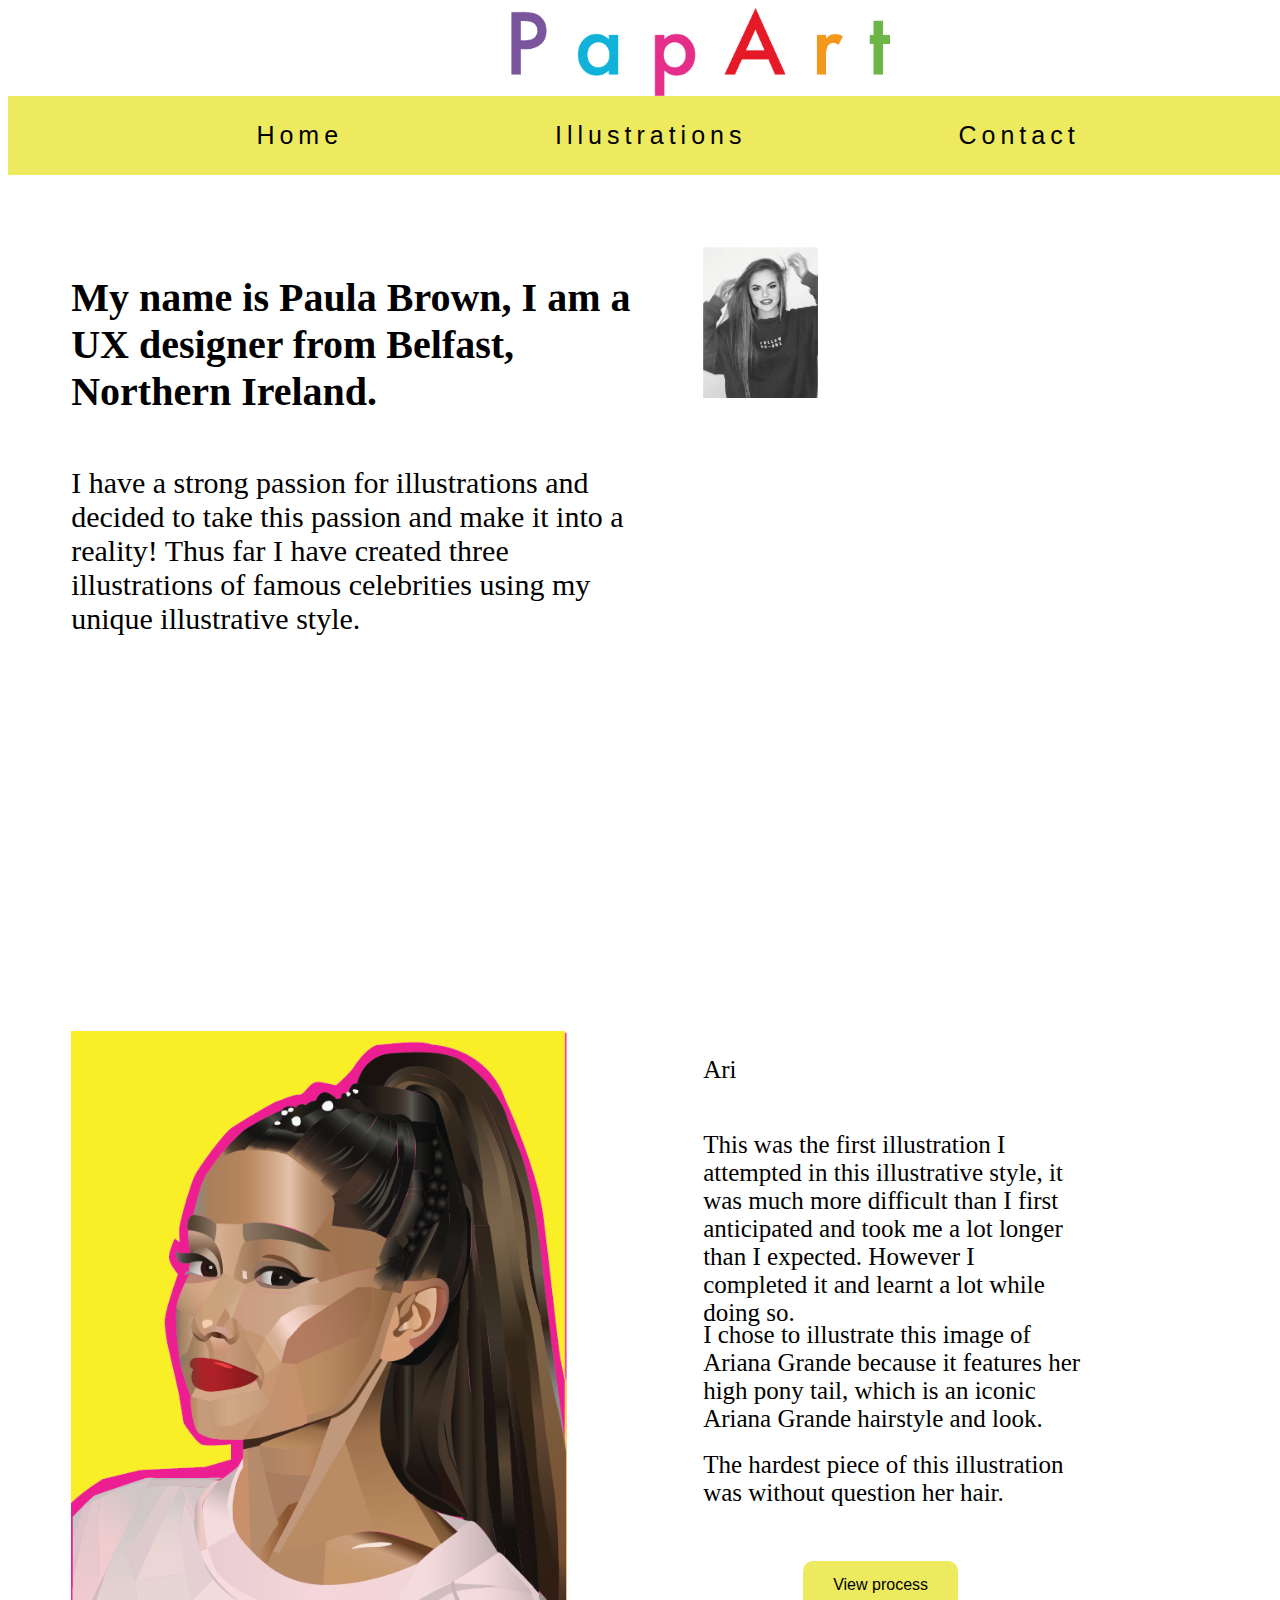
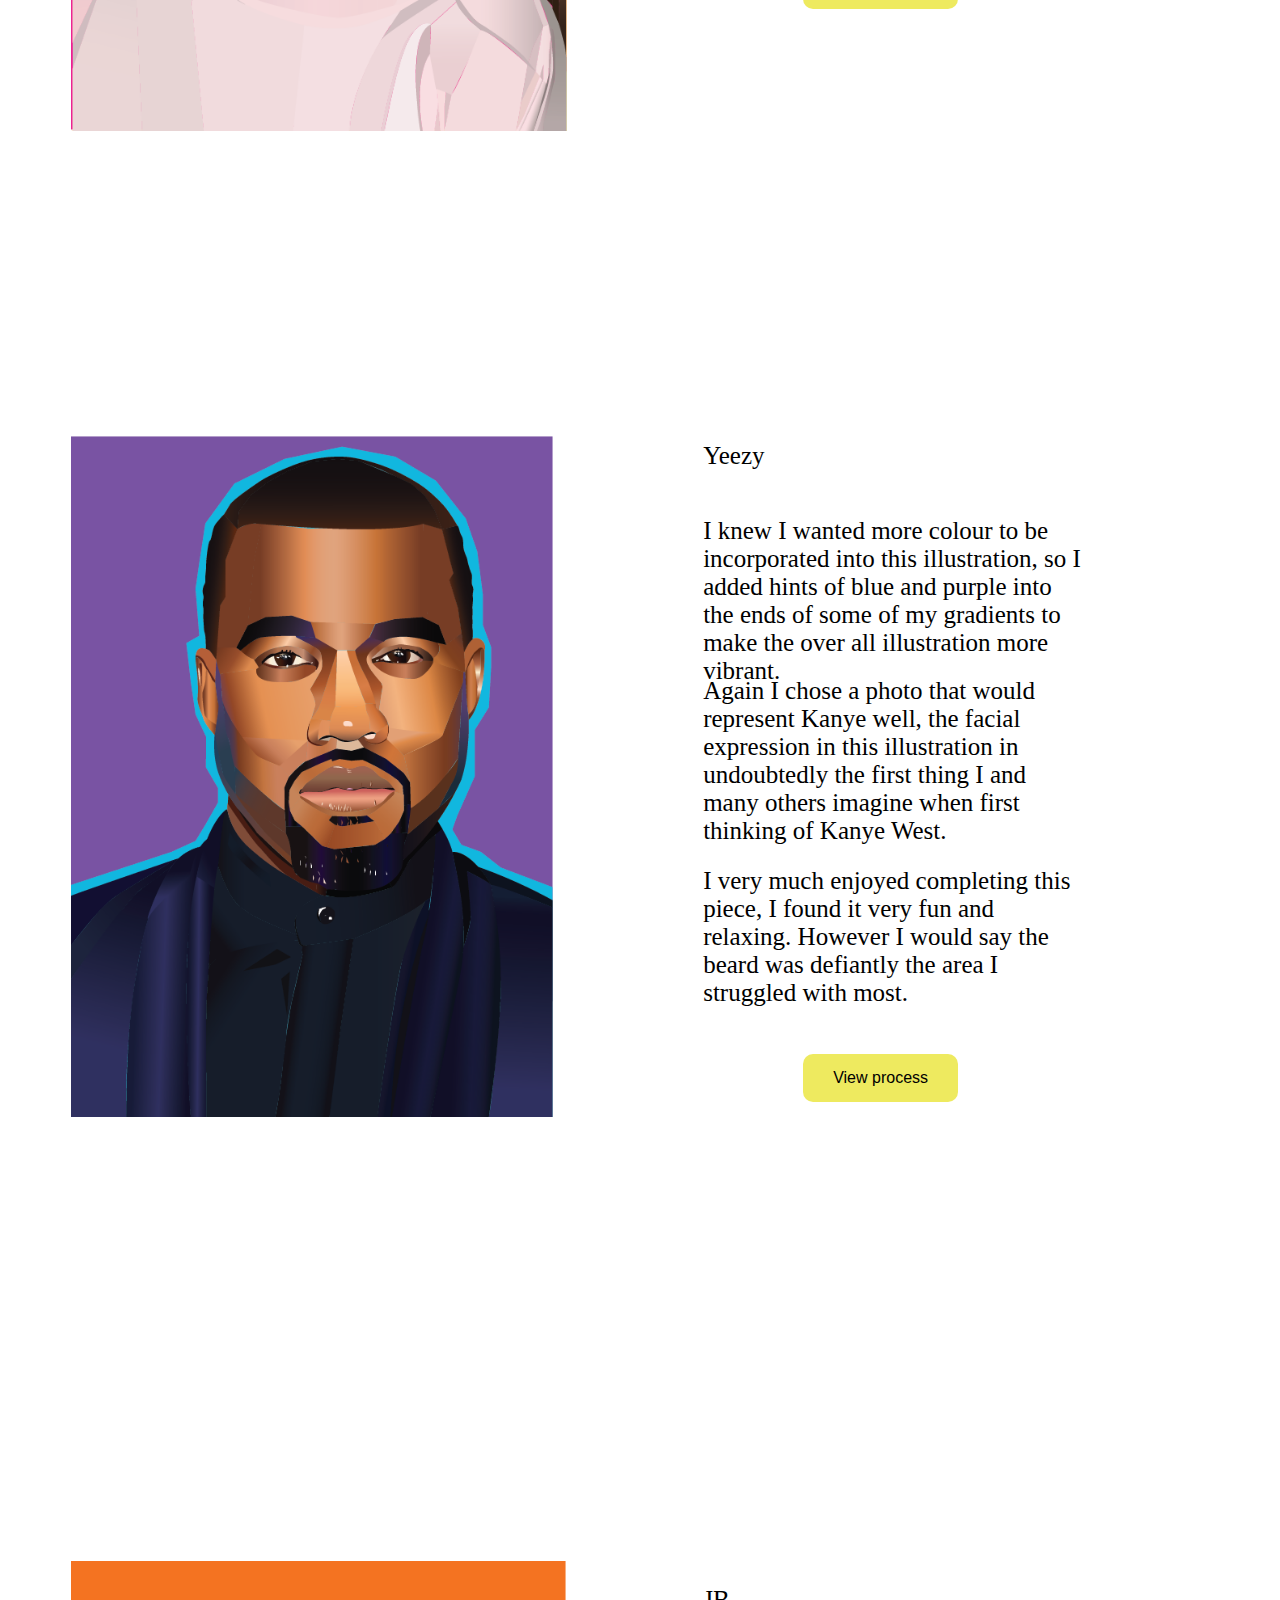
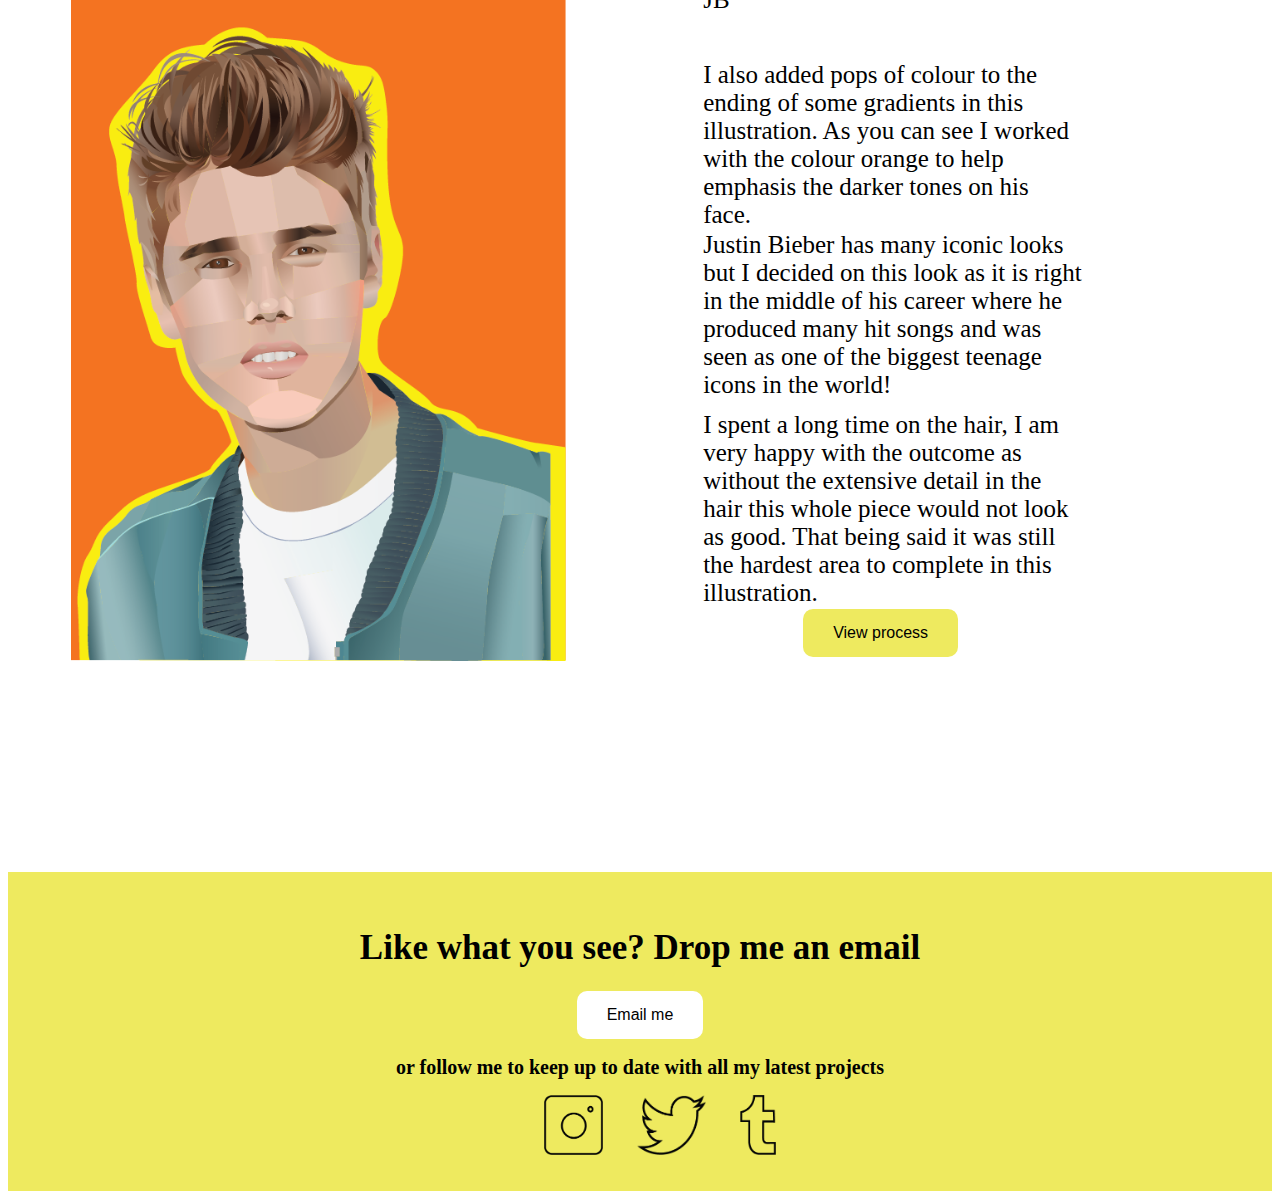
<file: index.html>
<!DOCTYPE html>
<html lang="en">
<head>
    <meta charset="utf-8" />
	<title>PapArt website</title>
    
    <!-- LINK TO CSS -->
    <link href='css/stylesheet.css' type='text/css' rel='stylesheet' /> 
    
</head>
    
<body>
    <main>
        
<!--Header-->  
        <header class="header">
        
        <img src="img/header.png">
        
        </header>
        
<!--End of Header-->  
        
<!--Navigation-->
        
        <nav>
			    <ul>
                    <li><a class="3" href="#home">Home</a></li>
                    <li><a class="1" href="#illustration">Illustrations</a></li>
                    <li><a class="2" href="#contact">Contact</a></li>
			    </ul>
			</nav>
        
<!--End of Navigation--> 
        
        
<!--Intro--> 
        <div id="home" class="intro">
            
            <h1>My name is Paula Brown, I  am a UX designer from Belfast, Northern Ireland.</h1>
            
            <p>I have a strong passion for illustrations and decided to take this passion and make it into a reality!
            Thus far I have created three illustrations of famous celebrities using my unique
            illustrative style. </p>
            
            <img src="img/me.png">
        
        
        
        </div>
        
<!--End of Intro--> 
        
        
<!--Ari illustration--> 
        <div id="illustration"> 
            
            <div class="ari">
        
            <img class="ariimg" src="img/ari.png">
            
            <p class="arip1"> Ari </p>
            
            <p class=arip2> This was the first illustration I        attempted in this illustrative style, it was much more difficult than I first anticipated and took me a lot longer than I expected. However I completed it and learnt a lot while doing so.</p>

            <p class=arip3> I chose to illustrate this image of Ariana Grande because it features her high pony tail, which is an iconic Ariana Grande hairstyle and look.</p>
            
            <p class=arip4>The hardest piece of this illustration was without question her hair.</p>
                
            <a href="ariprocess.html"><button type="button">View process</button></a>


        
        </div>
            
        </div>
<!--End of Ari illustration--> 
        
<!--Yeezy illustration--> 
            
            <div class="yeezy">
        
            <img class="yeezyimg" src="img/yeezy.png">
            
            <p class="yeezyp1"> Yeezy </p>
            
            <p class=yeezyp2> I knew I wanted more colour to be incorporated into this illustration, so I added hints of blue and purple into the ends of some of my gradients to make the over all illustration more vibrant.</p>

            <p class=yeezyp3> Again I chose a photo that would represent Kanye well, the facial expression in this illustration in   undoubtedly the first thing I and many others imagine when first thinking of Kanye West.</p>
            
            <p class=yeezyp4>I very much enjoyed completing this piece, I found it very fun and relaxing. However I would say the beard was defiantly the area I struggled with most.</p>
                
            <a href="yeezyprocess.html"><button type="button">View process</button></a>


        
        </div>
            

<!--End of Yeezy illustration--> 
        
        
<!--JB illustration--> 
            
            <div class="jb">
        
            <img class="jbimg" src="img/JB.png">
            
            <p class="jbp1"> JB </p>
            
            <p class=jbp2> I also added pops of colour to the ending of some gradients in this    illustration. As you can see I worked with the colour orange to help emphasis the darker tones on his face.</p>

            <p class=jbp3> Justin Bieber has many iconic looks but I decided on this look as it is right in the middle of his career where he produced many hit songs and was seen as one of the biggest teenage icons in the world!</p>
            
            <p class=jbp4>I spent a long time on the hair, I am very happy with the outcome as without the extensive detail in the hair this whole piece would not look as good. That being said it was still the hardest area to complete in this illustration.</p>
                
            <a href="jbprocess.html"><button type="button">View process</button></a>


        
        </div>
            

<!--End of JB illustration--> 
        
</main>
    
    <div id="contact">
        
        <footer class="footer">
            <h1>Like what you see? Drop me an email </h1>

            <a href="mailto:hi@paulabrown.design"><button type="button">Email me</button></a>

            <h2>or follow me to keep up to date with all my latest projects</h2>

            <ul class="social">
                <li><a href="https://www.instagram.com/_paula_b_art/"><img src="img/insta.png" alt="Follow my Instagram" /></a></li>
                <li><a href="http://twitter.com/PaulaB1799"><img src="img/twitter.png" alt="Follow me on Twitter" /></a></li>
                <li><a href="https://paulab1799.tumblr.com"><img src="img/tumblr.png" alt="Check out my Tumblr" /></a></li>
              </ul>
        </footer>
    </div>
    
</body>
</html>
</file>
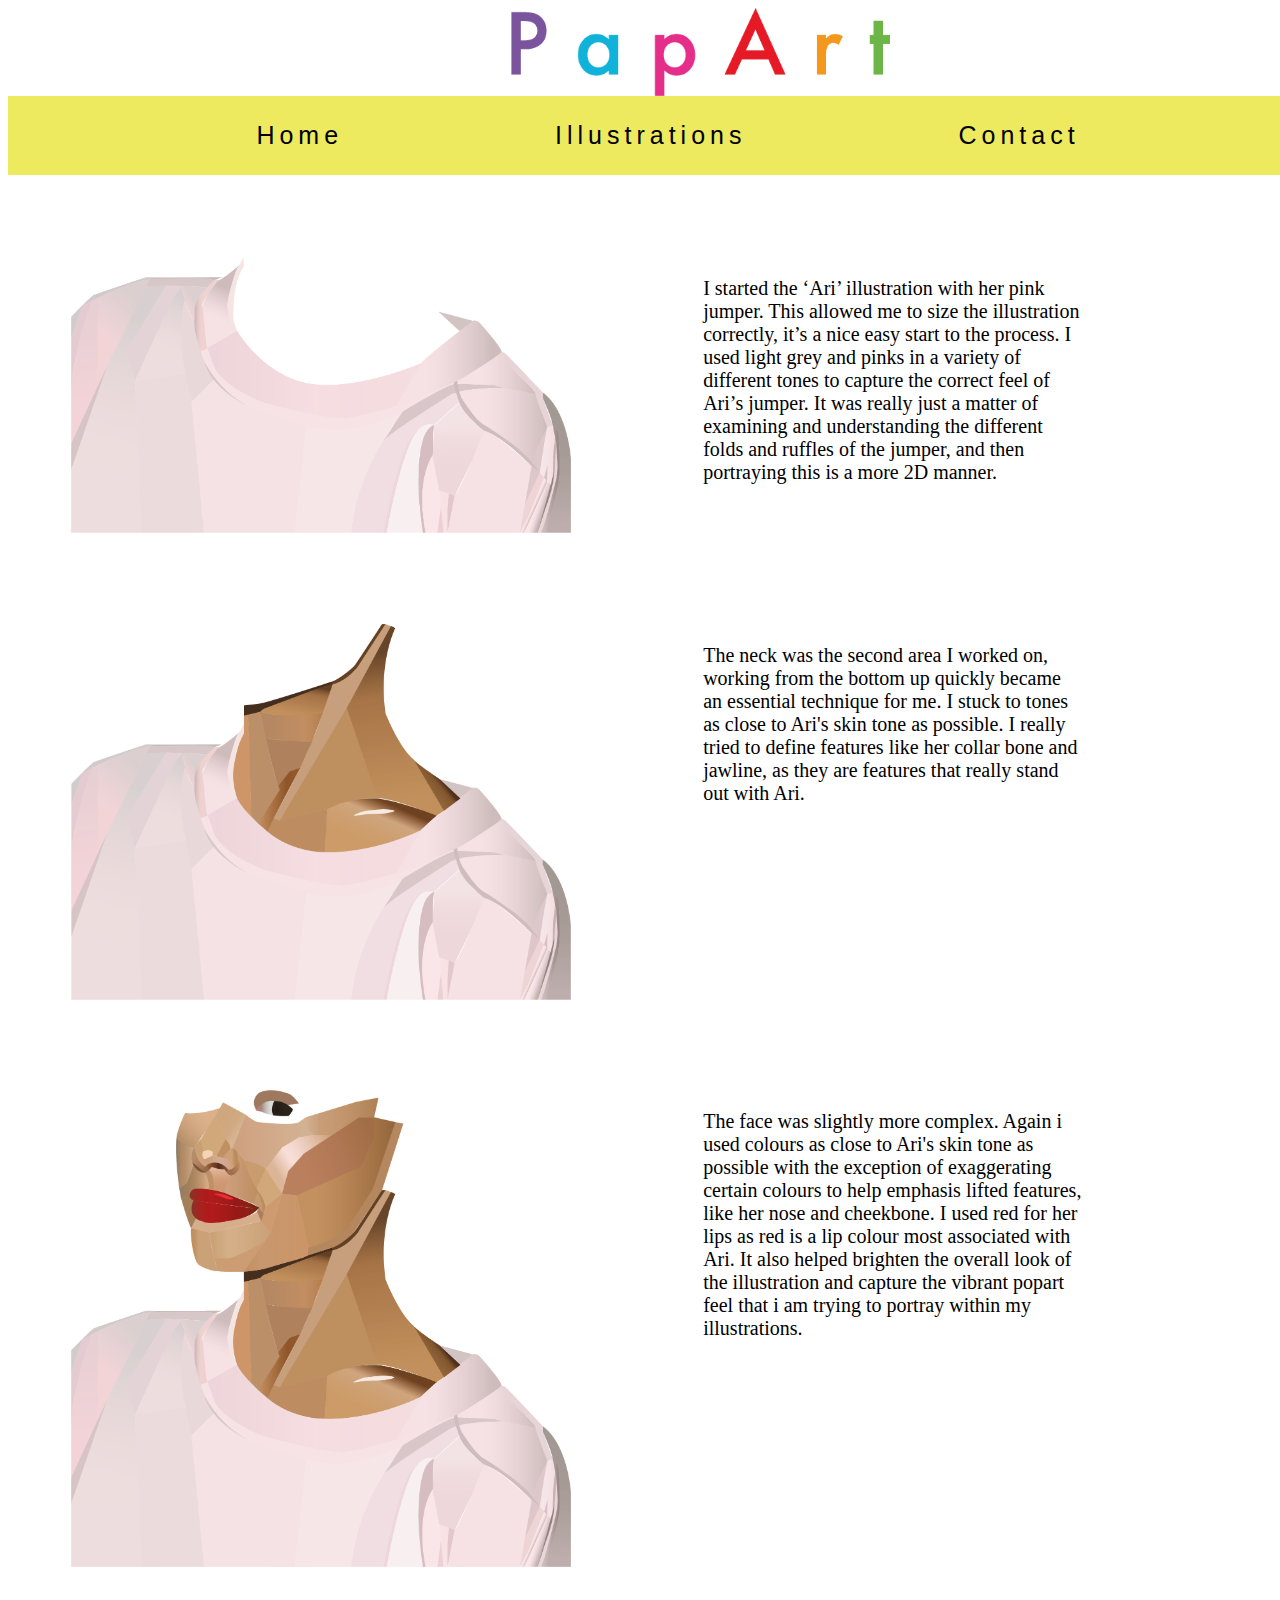
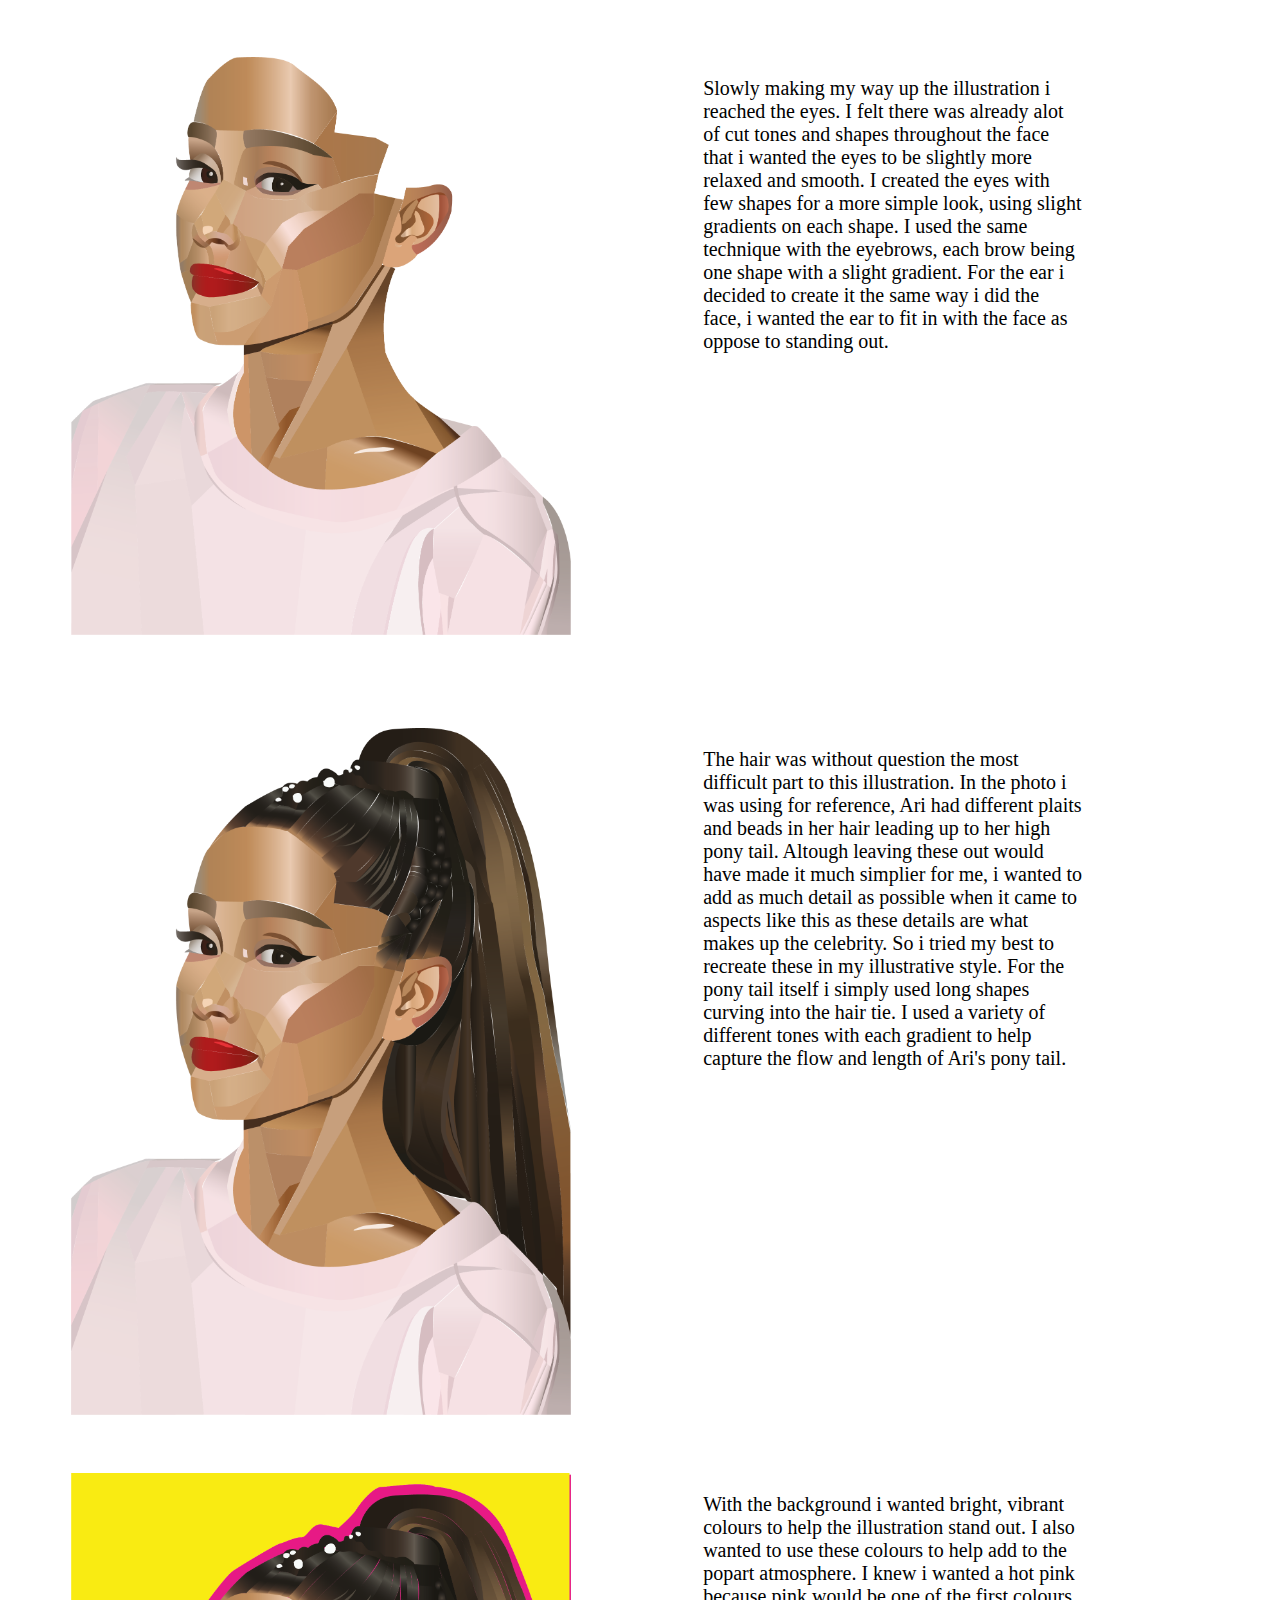
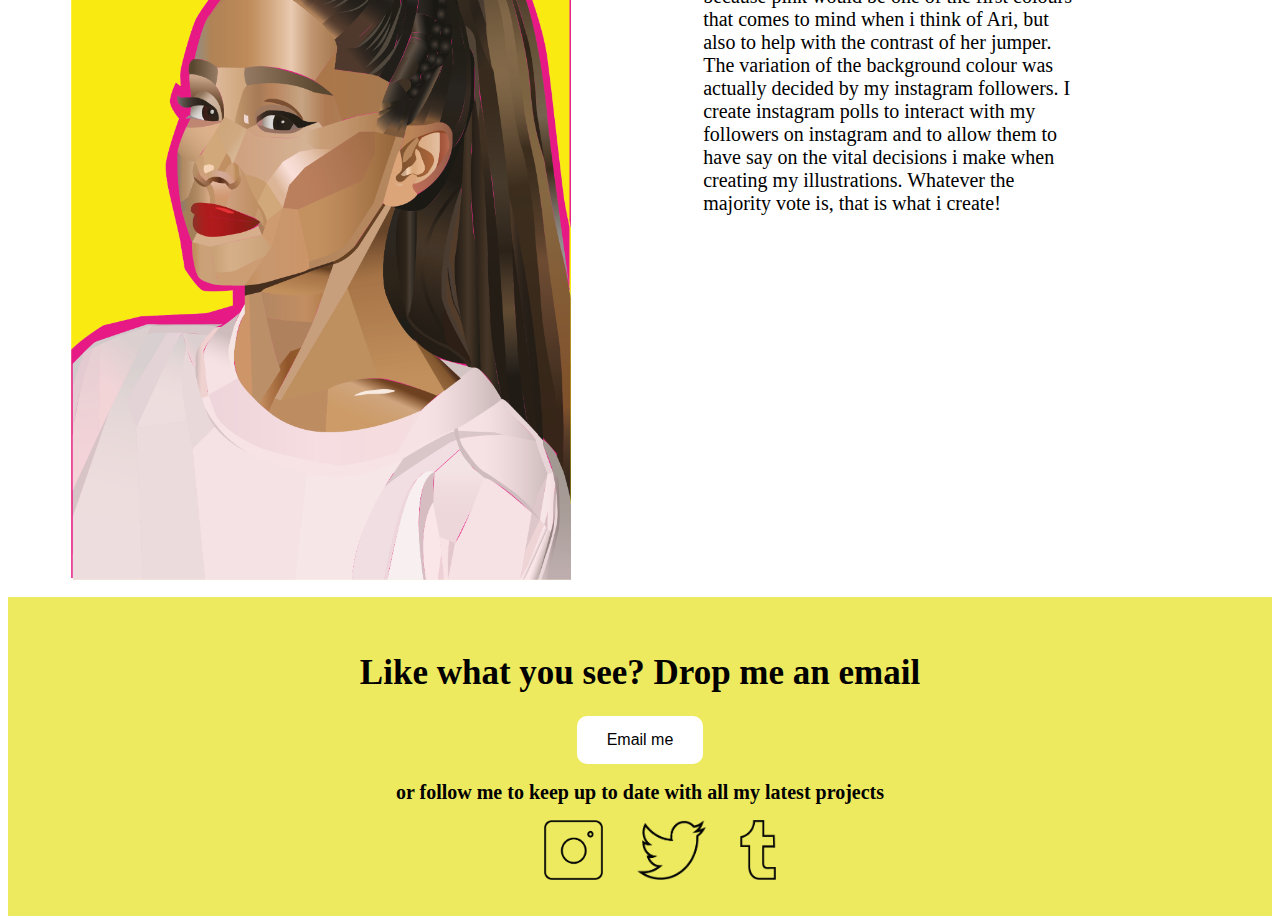
<file: ariprocess.html>
<!DOCTYPE html>
<html lang="en">
<head>
    <meta charset="utf-8" />
	<title>PapArt website</title>
    
    <!-- LINK TO CSS -->
    <link href='css/stylesheet.css' type='text/css' rel='stylesheet' /> 
    
</head>
    
<!--Header-->  
        <header class="header">
        
        <img src="img/header.png">
        
        </header>
        
<!--End of Header-->  
        
<!--Navigation-->
        
        <nav>
			    <ul>
                    <li><a class="3" href="index.html">Home</a></li>
                    <li><a class="1" href="index.html">Illustrations</a></li>
                    <li><a class="2" href="#contact">Contact</a></li>
			    </ul>
			</nav>
        
<!--End of Navigation--> 
    
    
<!--Process-->
    
    <div class="arijumper"> 
        
        <img src="img/ariprocess/arijumper.png">
        
        <p>I started the ‘Ari’ illustration with her pink jumper. This allowed me to size the illustration correctly, it’s a nice easy start to the process. I used light grey and pinks in a variety of different tones to capture the correct feel of Ari’s jumper. It was really just a matter of examining and understanding the different folds and ruffles of the jumper, and then portraying this is a more 2D manner.</p>
        
    </div>
    
    <div class="arineck"> 
        
        <img src="img/ariprocess/arineck.png">
        
        <p> The neck was the second area I worked on, working from the bottom up quickly became an essential technique for me. I stuck to tones as close to Ari's skin tone as possible. I really tried to define features like her collar bone and jawline, as they are features that really stand out with Ari.</p>
        
    </div>
    
    <div class="ariface1"> 
        
        <img src="img/ariprocess/ariface1.png">
        
        <p>The face was slightly more complex. Again i used colours as close to Ari's skin tone as possible with the exception of exaggerating certain colours to help emphasis lifted features, like her nose and cheekbone. I used red for her lips as red is a lip colour most associated with Ari. It also helped brighten the overall look of the illustration and capture the vibrant popart feel that i am trying to portray within my illustrations. </p>
        
    </div>
    
    <div class="ariface2"> 
        
        <img src="img/ariprocess/ariface2.png">
        
        <p>Slowly making my way up the illustration i reached the eyes. I felt there was already alot of cut tones and shapes throughout the face that i wanted the eyes to be slightly more relaxed and smooth. I created the eyes with few shapes for a more simple look, using slight gradients on each shape. I used the same technique with the eyebrows, each brow being one shape with a slight gradient. For the ear i decided to create it the same way i did the face, i wanted the ear to fit in with the face as oppose to standing out.  </p>
        
    </div>
    
     <div class="arihair"> 
        
        <img src="img/ariprocess/arihair.png">
        
        <p>The hair was without question the most difficult part to this illustration. In the photo i was using for reference, Ari had different plaits and beads in her hair leading up to her high pony tail. Altough leaving these out would have made it much simplier for me, i wanted to add as much detail as possible when it came to aspects like this as these details are what makes up the celebrity. So i tried my best to recreate these in my illustrative style. For the pony tail itself i simply used long shapes curving into the hair tie. I used a variety of different tones with each gradient to help capture the flow and length of Ari's pony tail. </p>
        
    </div>
    
    
    <div class="aribg"> 
        
        <img src="img/ariprocess/aribg.png">
        
        <p>With the background i wanted bright, vibrant colours to help the illustration stand out. I also wanted to use these colours to help add to the popart atmosphere. I knew i wanted a hot pink because pink would be one of the first colours that comes to mind when i think of Ari, but also to help with the contrast of her jumper. The variation of the background colour was actually decided by my instagram followers. I create instagram polls to interact with my followers on instagram and to allow them to have say on the vital decisions i make when creating my illustrations. Whatever the majority vote is, that is what i create! </p>
        
    </div>
    
<!--End of Process--> 
    
<!--Footer--> 
    
<div id="contact">
        
        <footer class="footer">
            <h1>Like what you see? Drop me an email </h1>

            <a href="mailto:hi@paulabrown.design"><button type="button">Email me</button></a>

            <h2>or follow me to keep up to date with all my latest projects</h2>

            <ul class="social">
                <li><a href="https://www.instagram.com/_paula_b_art/"><img src="img/insta.png" alt="Follow my Instagram" /></a></li>
                <li><a href="http://twitter.com/PaulaB1799"><img src="img/twitter.png" alt="Follow me on Twitter" /></a></li>
                <li><a href="https://paulab1799.tumblr.com"><img src="img/tumblr.png" alt="Check out my Tumblr" /></a></li>
              </ul>
        </footer>
    </div>
    
<!--End of Footer-->
</file>
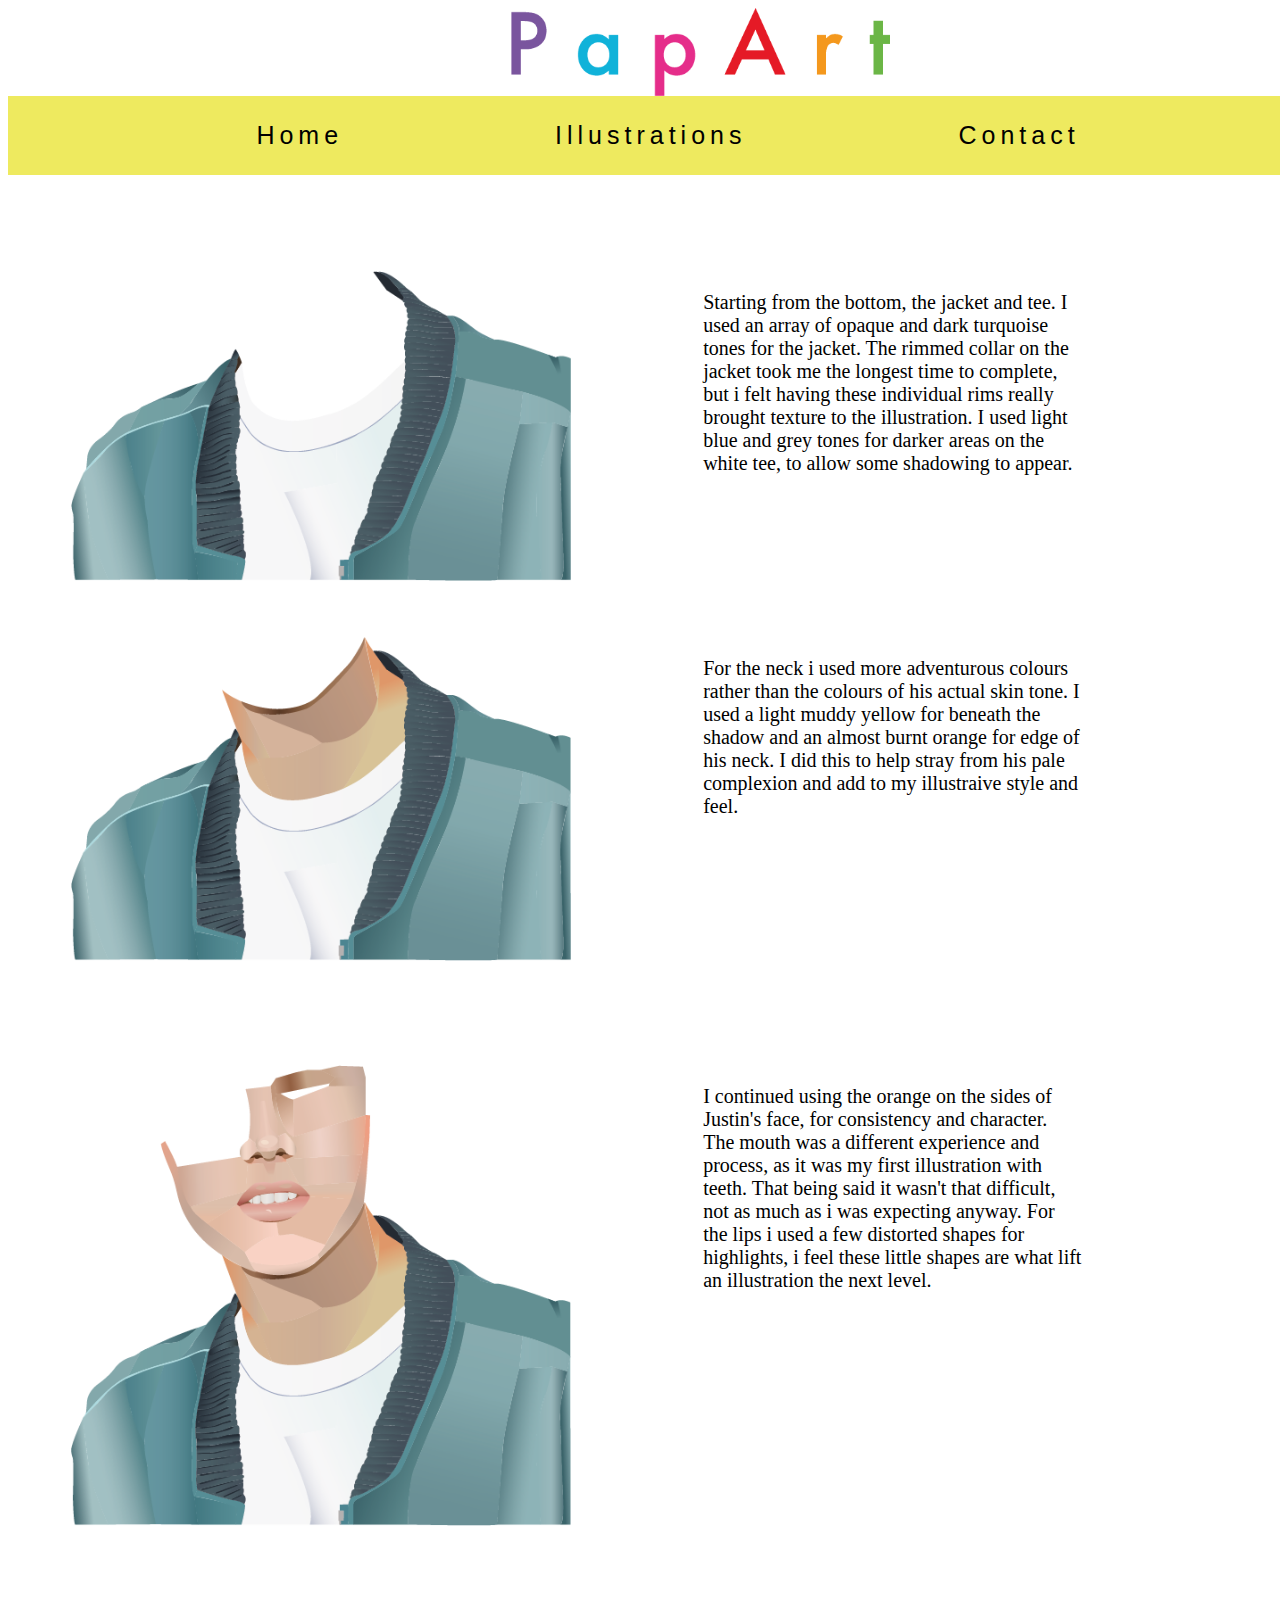
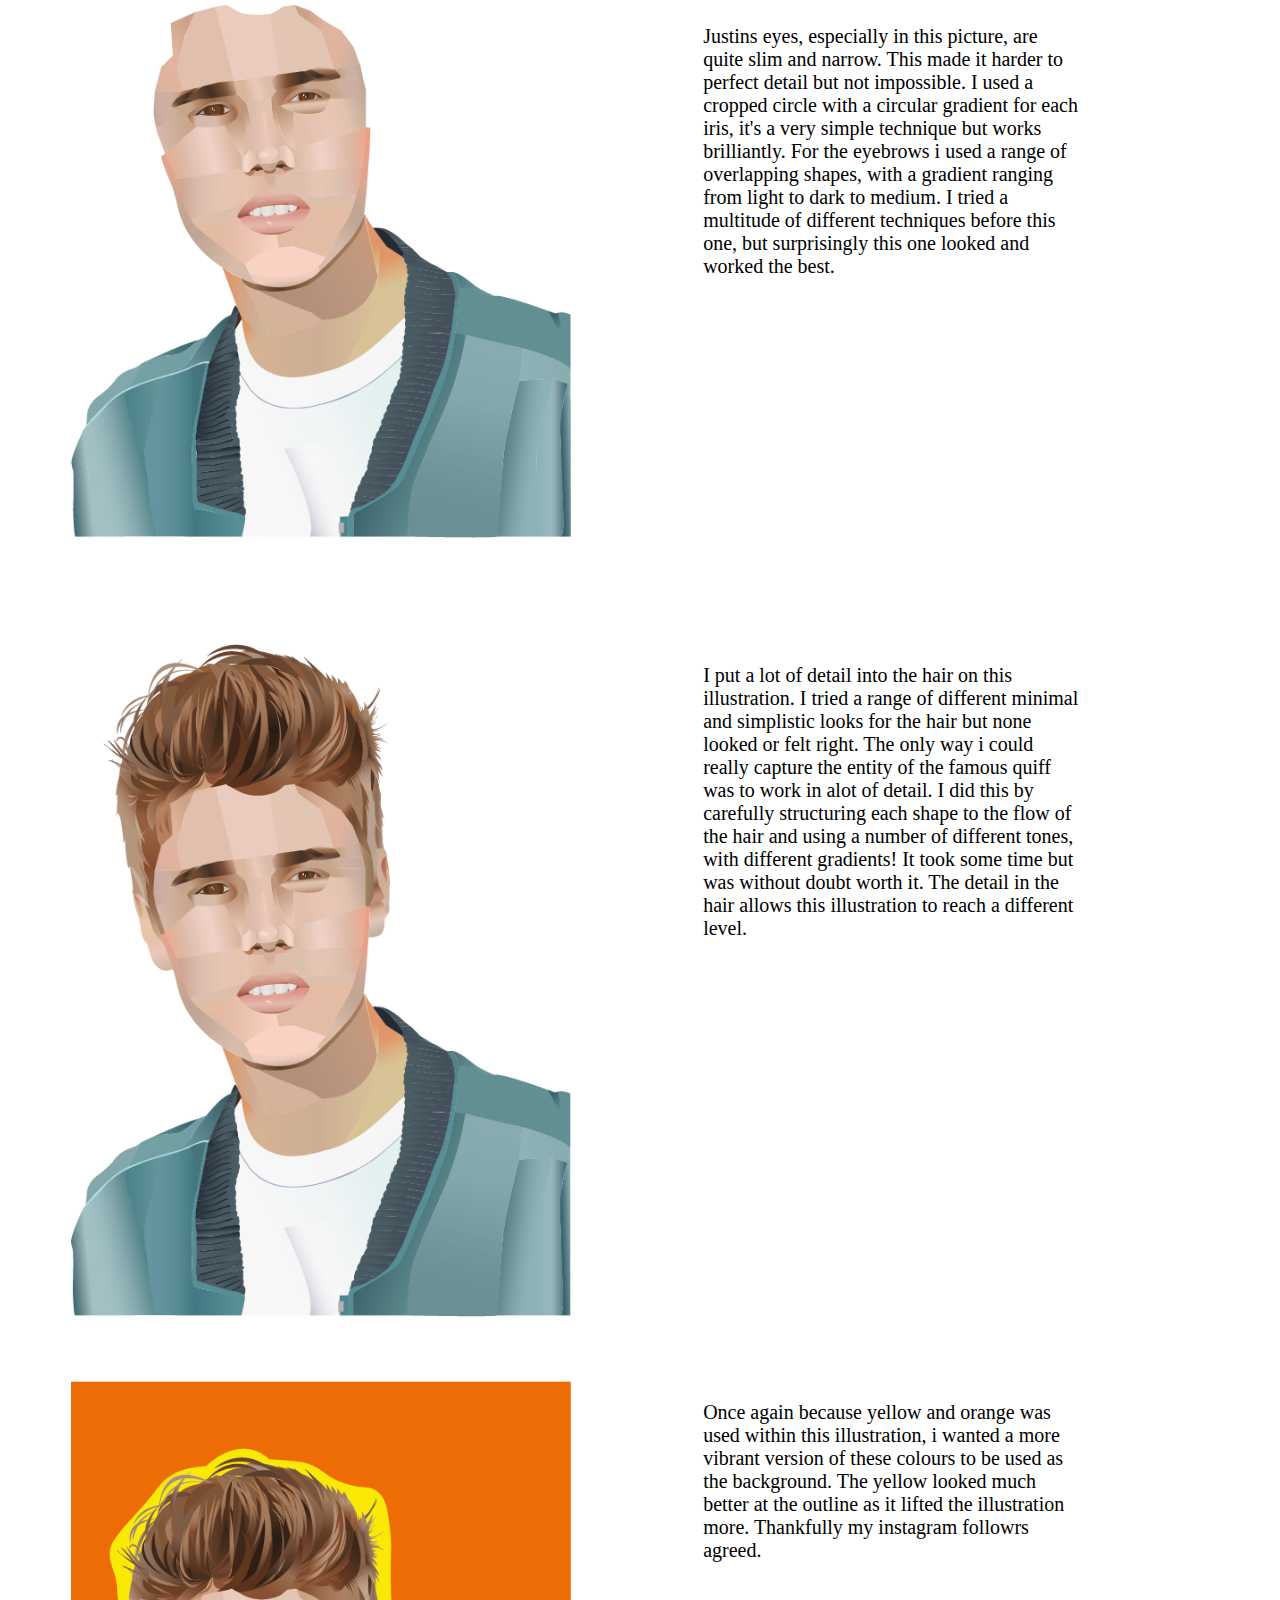
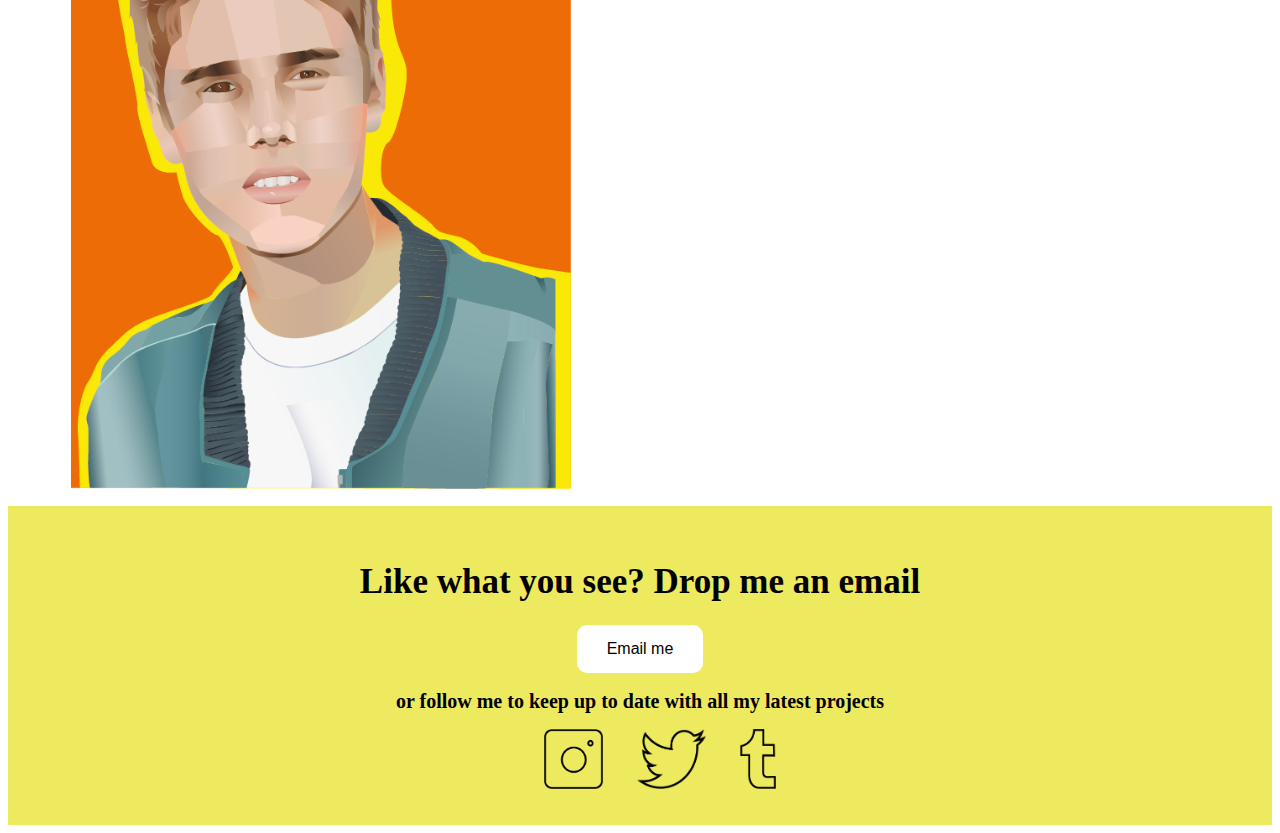
<file: jbprocess.html>
<!DOCTYPE html>
<html lang="en">
<head>
    <meta charset="utf-8" />
	<title>PapArt website</title>
    
    <!-- LINK TO CSS -->
    <link href='css/stylesheet.css' type='text/css' rel='stylesheet' /> 
    
</head>
    
<!--Header-->  
        <header class="header">
        
        <img src="img/header.png">
        
        </header>
        
<!--End of Header-->  
        
<!--Navigation-->
        
        <nav>
			    <ul>
                    <li><a class="3" href="index.html">Home</a></li>
                    <li><a class="1" href="index.html">Illustrations</a></li>
                    <li><a class="2" href="#contact">Contact</a></li>
			    </ul>
			</nav>
        
<!--End of Navigation-->
    
<!--Process-->
    
    <div class="jbjacket"> 
        
        <img src="img/jbprocess/jbjacket.png">
        
        <p>Starting from the bottom, the jacket and tee. I used an array of opaque and dark turquoise tones for the jacket. The rimmed collar on the jacket took me the longest time to complete, but i felt having these individual rims really brought texture to the illustration. I used light blue and grey tones for darker areas on the white tee, to allow some shadowing to appear. </p>
        
    </div>
    
    <div class="jbneck"> 
        
        <img src="img/jbprocess/jbneck.png">
        
        <p>For the neck i used more adventurous colours rather than the colours of his actual skin tone. I used a light muddy yellow for beneath the shadow and an almost burnt orange for edge of his neck. I did this to help stray from his pale complexion and add to my illustraive style and feel. </p>
        
    </div>
    
    <div class="jbface1"> 
        
        <img src="img/jbprocess/jbface1.png">
        
        <p>I continued using the orange on the sides of Justin's face, for consistency and character. The mouth was a different experience and process, as it was my first illustration with teeth. That being said it wasn't that difficult, not as much as i was expecting anyway. For the lips i used a few distorted shapes for highlights, i feel these little shapes are what lift an illustration the next level.</p>
        
    </div>
    
    <div class="jbface2"> 
        
        <img src="img/jbprocess/jbface2.png">
        
        <p>Justins eyes, especially in this picture, are quite slim and narrow. This made it harder to perfect detail but not impossible. I used a cropped circle with a circular gradient for each iris, it's a very simple technique but works brilliantly. For the eyebrows i used a range of overlapping shapes, with a gradient ranging from light to dark to medium. I tried a multitude of different techniques before this one, but surprisingly this one looked and worked the best.</p>
        
    </div>
    
     <div class="jbhair"> 
        
        <img src="img/jbprocess/jbhair.png">
        
        <p> I put a lot of detail into the hair on this illustration. I tried a range of different minimal and simplistic looks for the hair but none looked or felt right. The only way i could really capture the entity of the famous quiff was to work in alot of detail. I did this by carefully structuring each shape to the flow of the hair and using a number of different tones, with different gradients! It took some time but was without doubt worth it. The detail in the hair allows this illustration to reach a different level. </p>
        
    </div>
    
    
    <div class="jbbg"> 
        
        <img src="img/jbprocess/jbbg.png">
        
        <p> Once again because yellow and orange was used within this illustration, i wanted a more vibrant version of these colours to be used as the background. The yellow looked much better at the outline as it lifted the illustration more. Thankfully my instagram followrs agreed.  </p>
        
    </div>
    
<!--End of Process--> 
    
<!--Footer--> 
    
<div id="contact">
        
        <footer class="footer">
            <h1>Like what you see? Drop me an email </h1>

            <a href="mailto:hi@paulabrown.design"><button type="button">Email me</button></a>

            <h2>or follow me to keep up to date with all my latest projects</h2>

            <ul class="social">
                <li><a href="https://www.instagram.com/_paula_b_art/"><img src="img/insta.png" alt="Follow my Instagram" /></a></li>
                <li><a href="http://twitter.com/PaulaB1799"><img src="img/twitter.png" alt="Follow me on Twitter" /></a></li>
                <li><a href="https://paulab1799.tumblr.com"><img src="img/tumblr.png" alt="Check out my Tumblr" /></a></li>
              </ul>
        </footer>
    </div>
    
<!--End of Footer-->
</file>
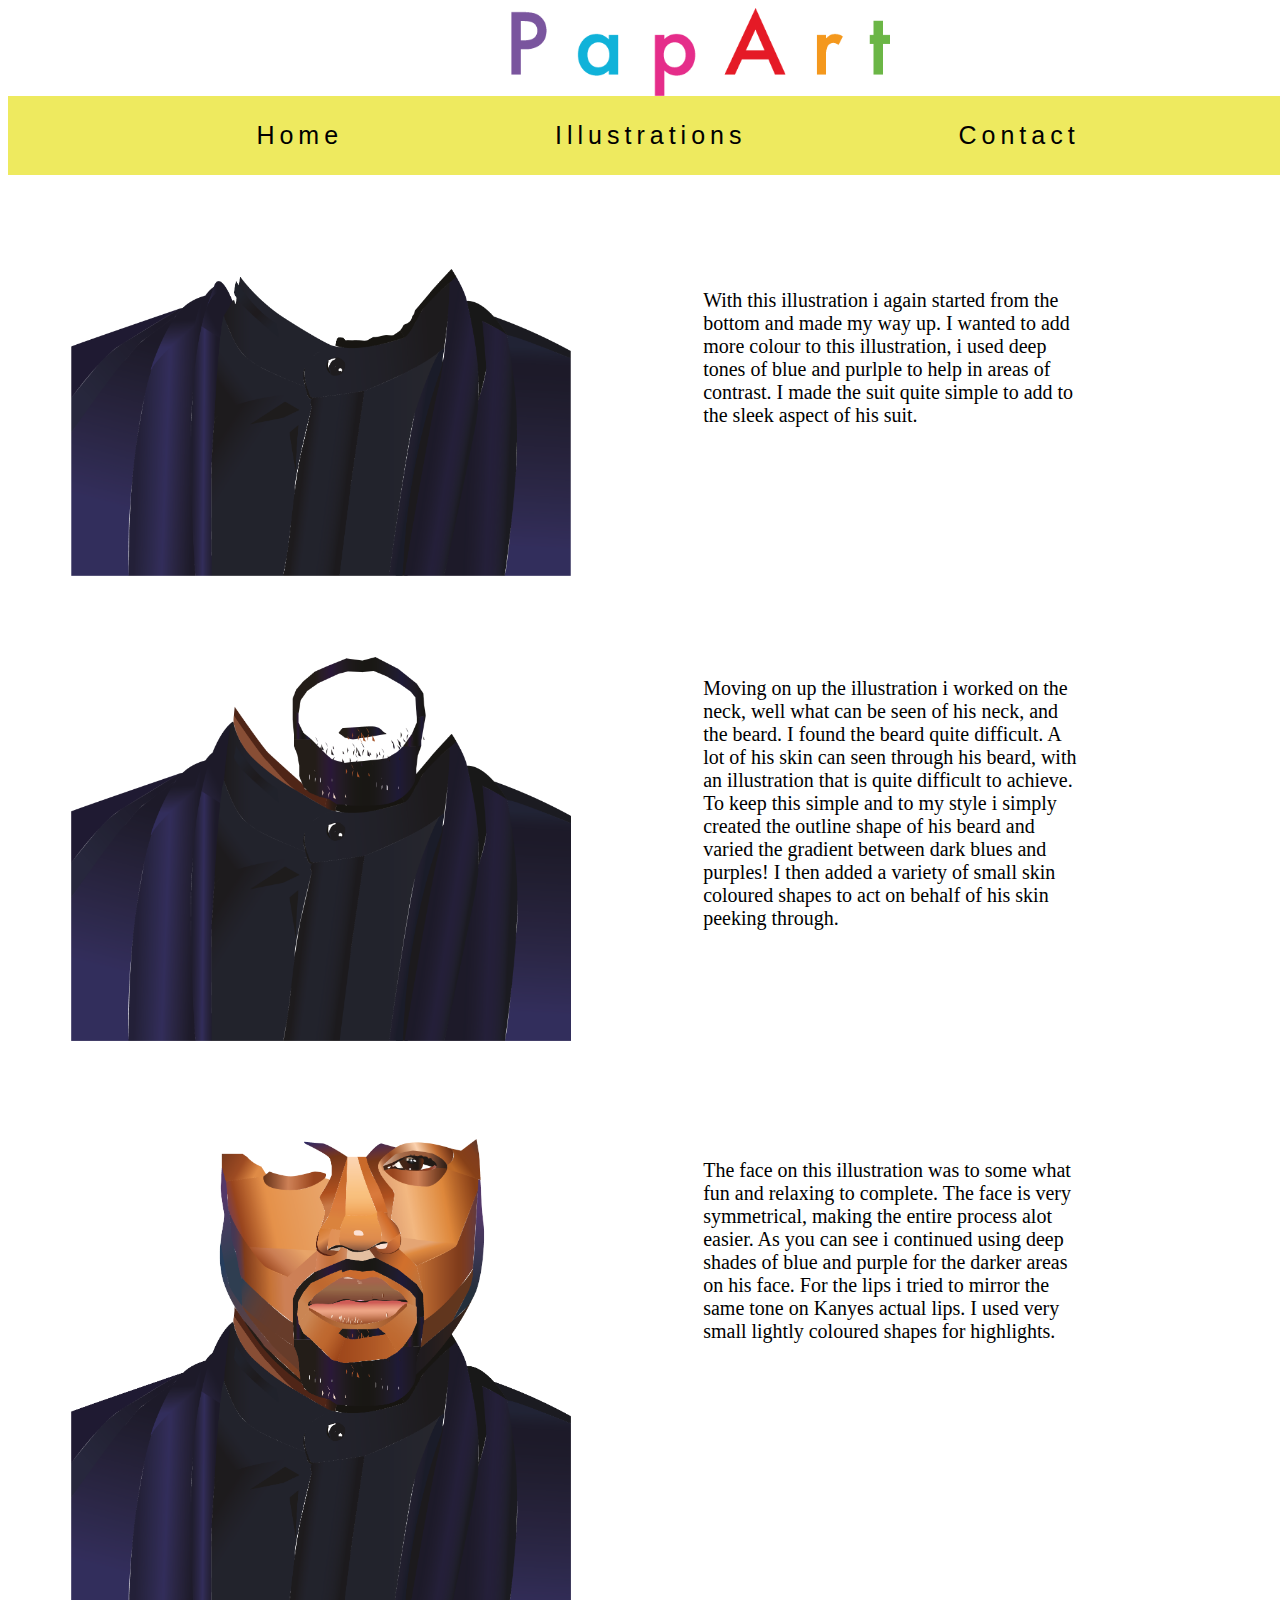
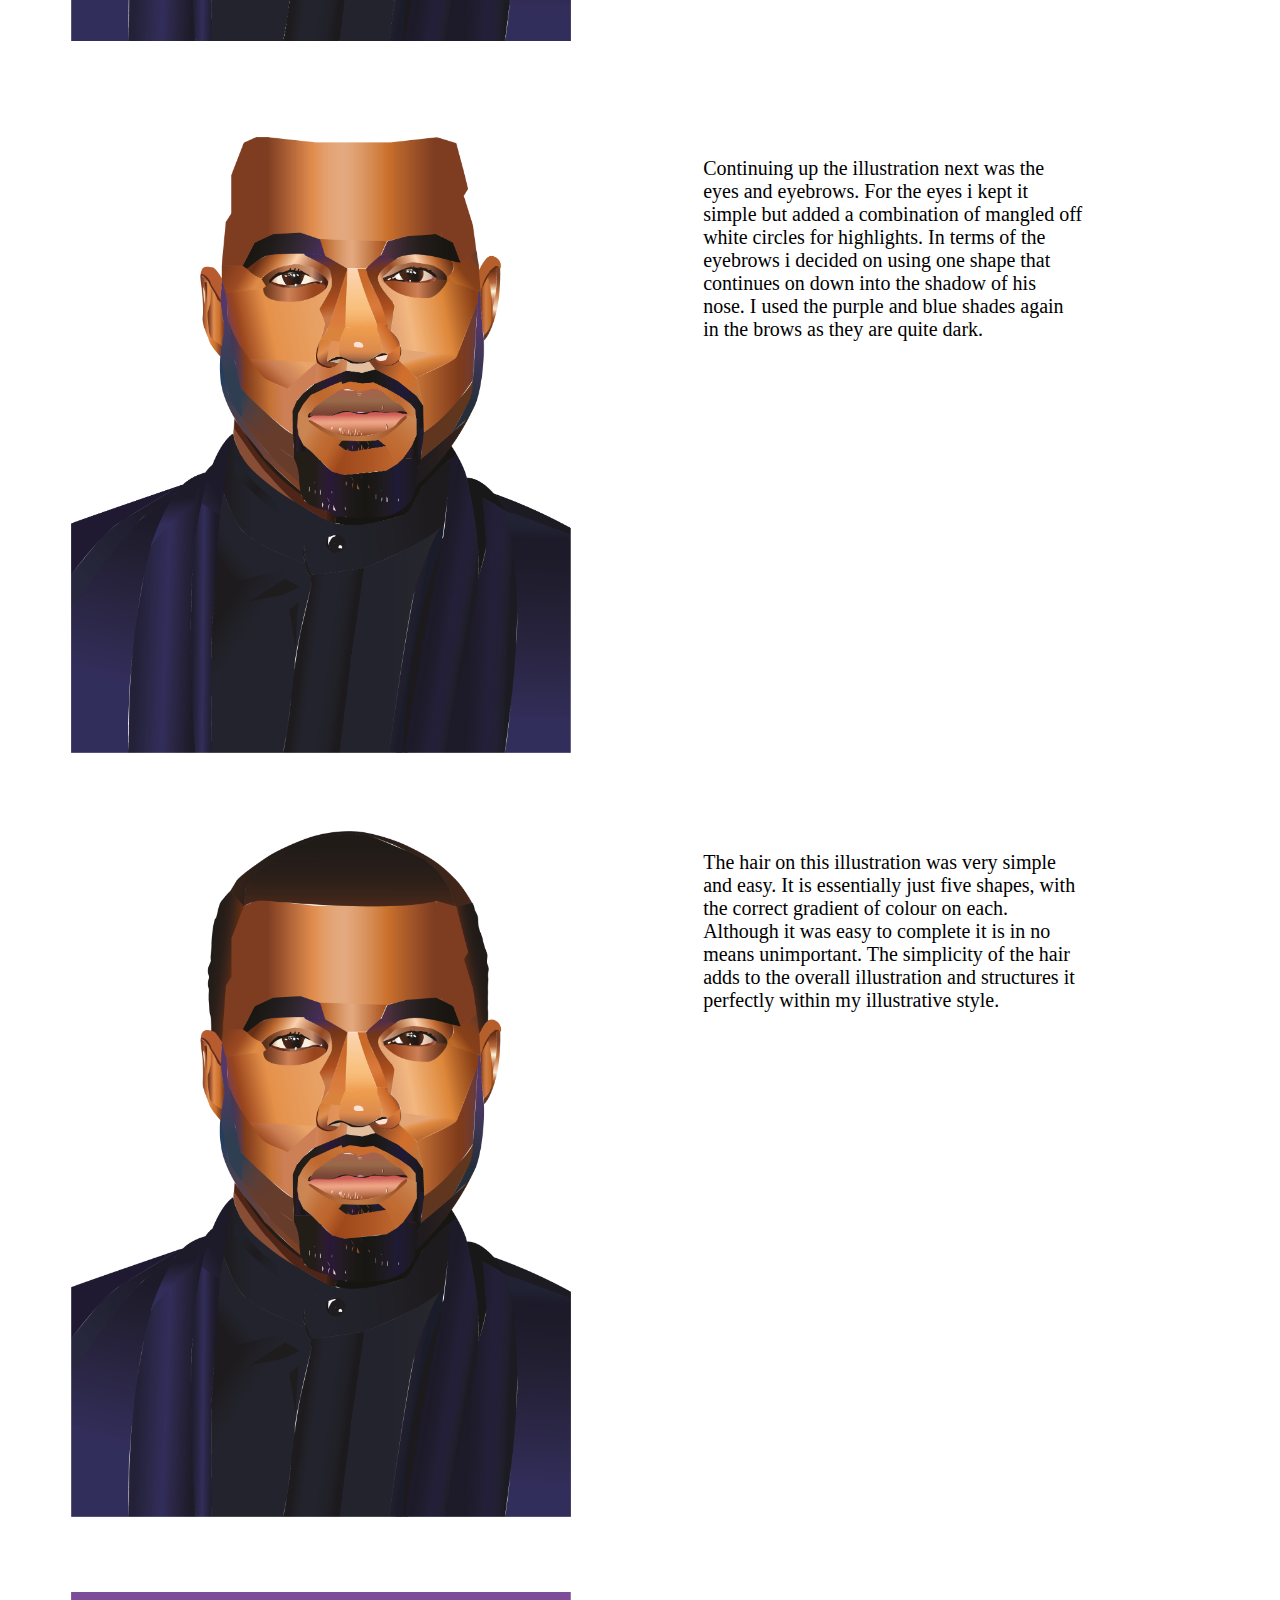
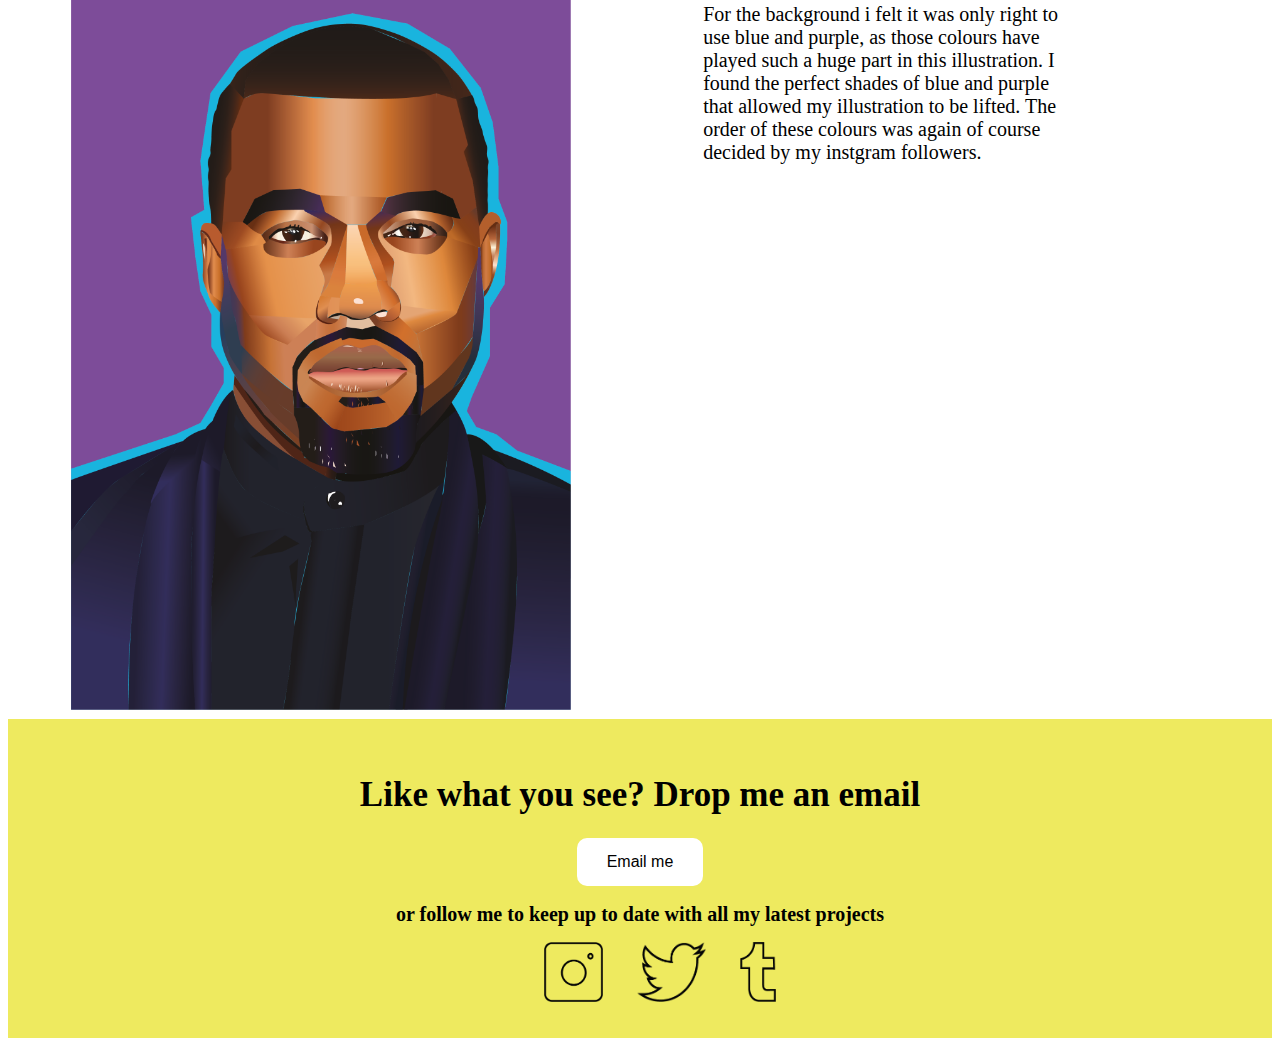
<file: yeezyprocess.html>
<!DOCTYPE html>
<html lang="en">
<head>
    <meta charset="utf-8" />
	<title>PapArt website</title>
    
    <!-- LINK TO CSS -->
    <link href='css/stylesheet.css' type='text/css' rel='stylesheet' /> 
    
</head>
    
<!--Header-->  
        <header class="header">
        
        <img src="img/header.png">
        
        </header>
        
<!--End of Header-->  
        
<!--Navigation-->
        
        <nav>
			    <ul>
                    <li><a class="3" href="index.html">Home</a></li>
                    <li><a class="1" href="index.html">Illustrations</a></li>
                    <li><a class="2" href="#contact">Contact</a></li>
			    </ul>
			</nav>
        
<!--End of Navigation-->
    
<!--Process-->
    
    <div class="yeezysuit"> 
        
        <img src="img/yeezyprocess/yeezysuit.png">
        
        <p>With this illustration i again started from the bottom and made my way up. I wanted to add more colour to this illustration, i used deep tones of blue and purlple to help in areas of contrast. I made the suit quite simple to add to the sleek aspect of his suit.</p>
        
    </div>
    
    <div class="yeezybeard"> 
        
        <img src="img/yeezyprocess/yeezybeard.png">
        
        <p>Moving on up the illustration i worked on the neck, well what can be seen of his neck, and the beard. I found the beard quite difficult. A lot of his skin can seen through his beard, with an illustration that is quite difficult to achieve. To keep this simple and to my style i simply created the outline shape of his beard and varied the gradient between dark blues and purples! I then added a variety of small skin coloured shapes to act on behalf of his skin peeking through.</p>
        
    </div>
    
    <div class="yeezyface1"> 
        
        <img src="img/yeezyprocess/yeezyface1.png">
        
        <p>The face on this illustration was to some what fun and relaxing to complete. The face is very symmetrical, making the entire process alot easier. As you can see i continued using deep shades of blue and purple for the darker areas on his face. For the lips i tried to mirror the same tone on Kanyes actual lips. I used very small lightly coloured shapes for highlights. </p>
        
    </div>
    
    <div class="yeezyface2"> 
        
        <img src="img/yeezyprocess/yeezyface2.png">
        
        <p> Continuing up the illustration next was the eyes and eyebrows. For the eyes i kept it simple but added a combination of mangled off white circles for highlights. In terms of the eyebrows i decided on using one shape that continues on down into the shadow of his nose. I used the purple and blue shades again in the brows as they are quite dark. </p>
        
    </div>
    
     <div class="yeezyhair"> 
        
        <img src="img/yeezyprocess/yeezyhair.png">
        
        <p>The hair on this illustration was very simple and easy. It is essentially just five shapes, with the correct gradient of colour on each. Although it was easy to complete it is in no means unimportant. The simplicity of the hair adds to the overall illustration and structures it perfectly within my illustrative style.</p>
        
    </div>
    
    
    <div class="yeezybg"> 
        
        <img src="img/yeezyprocess/yeezybg.png">
        
        <p>For the background i felt it was only right to use blue and purple, as those colours have played such a huge part in this illustration. I found the perfect shades of blue and purple that allowed my illustration to be lifted. The order of these colours was again of course decided by my instgram followers. </p>
        
    </div>
    
<!--End of Process--> 
    
<!--Footer--> 
    
<div id="contact">
        
        <footer class="footer">
            <h1>Like what you see? Drop me an email </h1>

            <a href="mailto:hi@paulabrown.design"><button type="button">Email me</button></a>

            <h2>or follow me to keep up to date with all my latest projects</h2>

            <ul class="social">
                <li><a href="https://www.instagram.com/_paula_b_art/"><img src="img/insta.png" alt="Follow my Instagram" /></a></li>
                <li><a href="http://twitter.com/PaulaB1799"><img src="img/twitter.png" alt="Follow me on Twitter" /></a></li>
                <li><a href="https://paulab1799.tumblr.com"><img src="img/tumblr.png" alt="Check out my Tumblr" /></a></li>
              </ul>
        </footer>
    </div>
    
<!--End of Footer-->
</file>
<file: css/stylesheet.css>
/* CSS STYLESHEET */



/* NAVIGATION */

nav {    
    position: fixed;
    width: 100%;
    background-color: #eeea5f; 
    font-size: 25px;
    font-family: "helvetica"
    
}


nav ul {
    text-align: center;
    letter-spacing: 5px;}

nav ul li {
    display: inline;
    margin: 100px; 
} 

 nav a:link {
    text-decoration: none;
    color: #000
}

nav a:visited {
   color: #000
}

nav a:hover {
    border-bottom: none;
    color: #fff;
    transition: all 0.2s ease-in-out; 
    } 

/* END OF NAVIGATION */


/* INTRO */

.intro{
    display: grid;
    grid-template-columns: 5% 45% 5% 35% 5%;
    grid-template-rows: 20% 20% 5% 35% 20%;
}

.intro h1{
    font-family: "Source Sans Variable";
    font-size: 40px;
    grid-column: 2;
    grid-row: 2;
}

.intro p{
    font-family: "Source Sans Variable";
    font-size: 30px;
    grid-column: 2;
    grid-row: 4;
}

.intro img{
    grid-column: 4;
    grid-row: 2 /3;
    max-width: 100%;
    max-height: 100%;
}


/* END OF INTRO */

/* HEADER */

.header{
    
    display: grid;
    grid-template-columns: 20% 60% 20%;
    grid-template-rows: 100%
}
.header img {
    width: 50%;
    grid-column: 2;
    grid-row: 1;
    margin-left: 250px;
    
}



/* END OF HEADER */



/* ARI ILLUSTRATION */

.ari{
    display: grid;
    grid-template-columns: 5% 45% 5% 30% 10%;
    grid-template-rows: 20% 20% 5% 35% 20%;
}

.ariimg {
    grid-column: 2;
    grid-row: 2/4;
    height: 700px;
}

.ari p{
    font-family: "Source Sans Variable";
    font-size: 25px;
}
.arip1 {
    grid-column: 4;
    grid-row: 2;
}

.arip2 {
    grid-column: 4;
    grid-row: 2;
    margin-top: 100px;
}

.arip3 {
    grid-column: 4;
    grid-row: 2;
    margin-top: 290px;
}

.arip4 {
    grid-column: 4;
    grid-row: 2;
    margin-top: 420px;
}

.ari button {
    background-color: #eeea5f;
    border: none;
    color: black;
    padding: 15px 30px;
    text-align: center;
    text-decoration: none;
    display: inline-block;
    font-size: 16px;
    border-radius: 10px;
    grid-column: 4;
    grid-row: 3;
    margin-top: 350px;
    margin-left: 100px;
}

.ari a{
    text-decoration: none;
    grid-column: 4;
    grid-row: 3;
}

.ari button:hover{
    color: white;
}
/* END OF ARI ILLUSTRATION */


/* YEEZY ILLUSTRATION */

.yeezy {
    display: grid;
    grid-template-columns: 5% 45% 5% 30% 10%;
    grid-template-rows: 20% 20% 5% 35% 20%;
    margin-top: 50px;
}

.yeezyimg {
    grid-column: 2;
    grid-row: 2/4;
    height: 700px;
}

.yeezy p{
    font-family: "Source Sans Variable";
    font-size: 25px;
}
.yeezyp1 {
    grid-column: 4;
    grid-row: 2;
}

.yeezyp2 {
    grid-column: 4;
    grid-row: 2;
    margin-top: 100px;
}

.yeezyp3 {
    grid-column: 4;
    grid-row: 2;
    margin-top: 260px;
}

.yeezyp4 {
    grid-column: 4;
    grid-row: 2;
    margin-top: 450px;
}

.yeezy button {
    background-color: #eeea5f;
    border: none;
    color: black;
    padding: 15px 30px;
    text-align: center;
    text-decoration: none;
    display: inline-block;
    font-size: 16px;
    border-radius: 10px;
    grid-column: 4;
    grid-row: 3;
    margin-top: 420px;
    margin-left: 100px;
}

.yeezy a{
    text-decoration: none;
    grid-column: 4;
    grid-row: 3;
}

.yeezy button:hover{
    color: white;
}
/* END OF YEEZY ILLUSTRATION */


/* JB ILLUSTRATION */

.jb {
    display: grid;
    grid-template-columns: 5% 45% 5% 30% 10%;
    grid-template-rows: 20% 20% 5% 35% 20%;
    margin-top: 50px;
}

.jbimg {
    grid-column: 2;
    grid-row: 2/4;
    height: 700px;
}

.jb p{
    font-family: "Source Sans Variable";
    font-size: 25px;
}
.jbp1 {
    grid-column: 4;
    grid-row: 2;
}

.jbp2 {
    grid-column: 4;
    grid-row: 2;
    margin-top: 100px;
}

.jbp3 {
    grid-column: 4;
    grid-row: 2;
    margin-top: 270px;
}

.jbp4 {
    grid-column: 4;
    grid-row: 2;
    margin-top: 450px;
}

.jb button {
    background-color: #eeea5f;
    border: none;
    color: black;
    padding: 15px 30px;
    text-align: center;
    text-decoration: none;
    display: inline-block;
    font-size: 16px;
    border-radius: 10px;
    grid-column: 4;
    grid-row: 3;
    margin-top: 420px;
    margin-left: 100px;
}

.jb a{
    text-decoration: none;
    grid-column: 4;
    grid-row: 3;
}

.jb button:hover{
    color: white;
}
/* END OF JB ILLUSTRATION */


/* FOOTER */
footer {
    text-align: center;
    padding-bottom: 2em;
    padding-top: 2em;
    background-color: #eeea5f;
    }
.footer h1{
    font-family: "Source Sans Variable";
    font-size: 35px;
}
.footer button {
    background-color: #fff;
    border: none;
    color: black;
    padding: 15px 30px;
    text-align: center;
    text-decoration: none;
    display: inline-block;
    font-size: 16px;
    border-radius: 10px;
    grid-column: 4;
    grid-row: 3;
}

.footer a{
    text-decoration: none;
    grid-column: 4;
    grid-row: 3;
}

.footer button:hover{
    color: #eeea5f;
}

.footer h2{
    font-family: "Source Sans Variable";
    font-size: 20px;
}

.social {
	position: relative;
	margin: 0 auto;
}

.social li {
	margin: 0 15px;
	padding: 0;
	list-style: none; 
	display: inline-block;}
	
.social a:link {
	border-bottom: none;}

.social img {
    height: 60px;
	}
	
 .social a:hover img {
		opacity: 1.0;
		border-bottom: none;
		transition: all 0.3s ease-in-out; 
				transform:scale(1.1);}



/* END OF FOOTER */

/* ARI PROCESS */

.arijumper {
    display: grid;
    grid-template-columns: 5% 45% 5% 30% 10%;
    grid-template-rows: 20% 20% 5% 35% 20%;
    margin-top: 50px;
}

.arijumper img {
    grid-column: 2;
    grid-row: 3;
    width: 500px;
}

.arijumper p {
    font-family: "Source Sans Variable";
    font-size: 20px;
    grid-column: 4;
    grid-row: 3; 
}






.arineck {
    display: grid;
    grid-template-columns: 5% 45% 5% 30% 10%;
    grid-template-rows: 20% 20% 5% 35% 20%;
    margin-top: 50px;
}

.arineck img {
    grid-column: 2;
    grid-row: 3;
    width: 500px;
}

.arineck p {
    font-family: "Source Sans Variable";
    font-size: 20px;
    grid-column: 4;
    grid-row: 3; 
}




.ariface1 {
    display: grid;
    grid-template-columns: 5% 45% 5% 30% 10%;
    grid-template-rows: 20% 20% 5% 35% 20%;
    margin-top: 50px;
}

.ariface1 img {
    grid-column: 2;
    grid-row: 3;
    width: 500px;
}

.ariface1 p {
    font-family: "Source Sans Variable";
    font-size: 20px;
    grid-column: 4;
    grid-row: 3; 
}



.ariface2 {
    display: grid;
    grid-template-columns: 5% 45% 5% 30% 10%;
    grid-template-rows: 20% 20% 5% 35% 20%;
    margin-top: 50px;
}

.ariface2 img {
    grid-column: 2;
    grid-row: 3;
    width: 500px;
}

.ariface2 p {
    font-family: "Source Sans Variable";
    font-size: 20px;
    grid-column: 4;
    grid-row: 3; 
}



.arihair {
    display: grid;
    grid-template-columns: 5% 45% 5% 30% 10%;
    grid-template-rows: 20% 20% 5% 35% 20%;
    margin-top: 50px;
}

.arihair img {
    grid-column: 2;
    grid-row: 3;
    width: 500px;
}

.arihair p {
    font-family: "Source Sans Variable";
    font-size: 20px;
    grid-column: 4;
    grid-row: 3; 
}



.aribg {
    display: grid;
    grid-template-columns: 5% 45% 5% 30% 10%;
    grid-template-rows: 20% 20% 5% 35% 20%;
    margin-top: 50px;
    margin-bottom: 300px;
}

.aribg img {
    grid-column: 2;
    grid-row: 3;
    width: 500px;
}

.aribg p {
    font-family: "Source Sans Variable";
    font-size: 20px;
    grid-column: 4;
    grid-row: 3; 
}

/* END OF ARI PROCESS */

/* YEEZY PROCESS */

.yeezysuit {
    display: grid;
    grid-template-columns: 5% 45% 5% 30% 10%;
    grid-template-rows: 20% 20% 5% 35% 20%;
    margin-top: 50px;
}

.yeezysuit img {
    grid-column: 2;
    grid-row: 3;
    width: 500px;
}

.yeezysuit p {
    font-family: "Source Sans Variable";
    font-size: 20px;
    grid-column: 4;
    grid-row: 3; 
}






.yeezybeard {
    display: grid;
    grid-template-columns: 5% 45% 5% 30% 10%;
    grid-template-rows: 20% 20% 5% 35% 20%;
    margin-top: 50px;
}

.yeezybeard img {
    grid-column: 2;
    grid-row: 3;
    width: 500px;
}

.yeezybeard p {
    font-family: "Source Sans Variable";
    font-size: 20px;
    grid-column: 4;
    grid-row: 3; 
}




.yeezyface1 {
    display: grid;
    grid-template-columns: 5% 45% 5% 30% 10%;
    grid-template-rows: 20% 20% 5% 35% 20%;
    margin-top: 50px;
}

.yeezyface1 img {
    grid-column: 2;
    grid-row: 3;
    width: 500px;
}

.yeezyface1 p {
    font-family: "Source Sans Variable";
    font-size: 20px;
    grid-column: 4;
    grid-row: 3; 
}



.yeezyface2 {
    display: grid;
    grid-template-columns: 5% 45% 5% 30% 10%;
    grid-template-rows: 20% 20% 5% 35% 20%;
    margin-top: 50px;
}

.yeezyface2 img {
    grid-column: 2;
    grid-row: 3;
    width: 500px;
}

.yeezyface2 p {
    font-family: "Source Sans Variable";
    font-size: 20px;
    grid-column: 4;
    grid-row: 3; 
}



.yeezyhair {
    display: grid;
    grid-template-columns: 5% 45% 5% 30% 10%;
    grid-template-rows: 20% 20% 5% 35% 20%;
    margin-top: 50px;
}

.yeezyhair img {
    grid-column: 2;
    grid-row: 3;
    width: 500px;
}

.yeezyhair p {
    font-family: "Source Sans Variable";
    font-size: 20px;
    grid-column: 4;
    grid-row: 3; 
}



.yeezybg {
    display: grid;
    grid-template-columns: 5% 45% 5% 30% 10%;
    grid-template-rows: 20% 20% 5% 35% 20%;
    margin-top: 50px;
    margin-bottom: 300px;
}

.yeezybg img {
    grid-column: 2;
    grid-row: 3;
    width: 500px;
}

.yeezybg p {
    font-family: "Source Sans Variable";
    font-size: 20px;
    grid-column: 4;
    grid-row: 3; 
}

/* END OF YEEZY PROCESS */

/* JB PROCESS */

.jbjacket {
    display: grid;
    grid-template-columns: 5% 45% 5% 30% 10%;
    grid-template-rows: 20% 20% 5% 35% 20%;
    margin-top: 50px;
}

.jbjacket img {
    grid-column: 2;
    grid-row: 3;
    width: 500px;
}

.jbjacket p {
    font-family: "Source Sans Variable";
    font-size: 20px;
    grid-column: 4;
    grid-row: 3; 
}






.jbneck {
    display: grid;
    grid-template-columns: 5% 45% 5% 30% 10%;
    grid-template-rows: 20% 20% 5% 35% 20%;
    margin-top: 50px;
}

.jbneck img {
    grid-column: 2;
    grid-row: 3;
    width: 500px;
}

.jbneck p {
    font-family: "Source Sans Variable";
    font-size: 20px;
    grid-column: 4;
    grid-row: 3; 
}




.jbface1 {
    display: grid;
    grid-template-columns: 5% 45% 5% 30% 10%;
    grid-template-rows: 20% 20% 5% 35% 20%;
    margin-top: 50px;
}

.jbface1 img {
    grid-column: 2;
    grid-row: 3;
    width: 500px;
}

.jbface1 p {
    font-family: "Source Sans Variable";
    font-size: 20px;
    grid-column: 4;
    grid-row: 3; 
}



.jbface2 {
    display: grid;
    grid-template-columns: 5% 45% 5% 30% 10%;
    grid-template-rows: 20% 20% 5% 35% 20%;
    margin-top: 50px;
}

.jbface2 img {
    grid-column: 2;
    grid-row: 3;
    width: 500px;
}

.jbface2 p {
    font-family: "Source Sans Variable";
    font-size: 20px;
    grid-column: 4;
    grid-row: 3; 
}



.jbhair {
    display: grid;
    grid-template-columns: 5% 45% 5% 30% 10%;
    grid-template-rows: 20% 20% 5% 35% 20%;
    margin-top: 50px;
}

.jbhair img {
    grid-column: 2;
    grid-row: 3;
    width: 500px;
}

.jbhair p {
    font-family: "Source Sans Variable";
    font-size: 20px;
    grid-column: 4;
    grid-row: 3; 
}



.jbbg {
    display: grid;
    grid-template-columns: 5% 45% 5% 30% 10%;
    grid-template-rows: 20% 20% 5% 35% 20%;
    margin-top: 50px;
    margin-bottom: 300px;
}

.jbbg img {
    grid-column: 2;
    grid-row: 3;
    width: 500px;
}

.jbbg p {
    font-family: "Source Sans Variable";
    font-size: 20px;
    grid-column: 4;
    grid-row: 3; 
}

/* END OF JB PROCESS */
</file>
